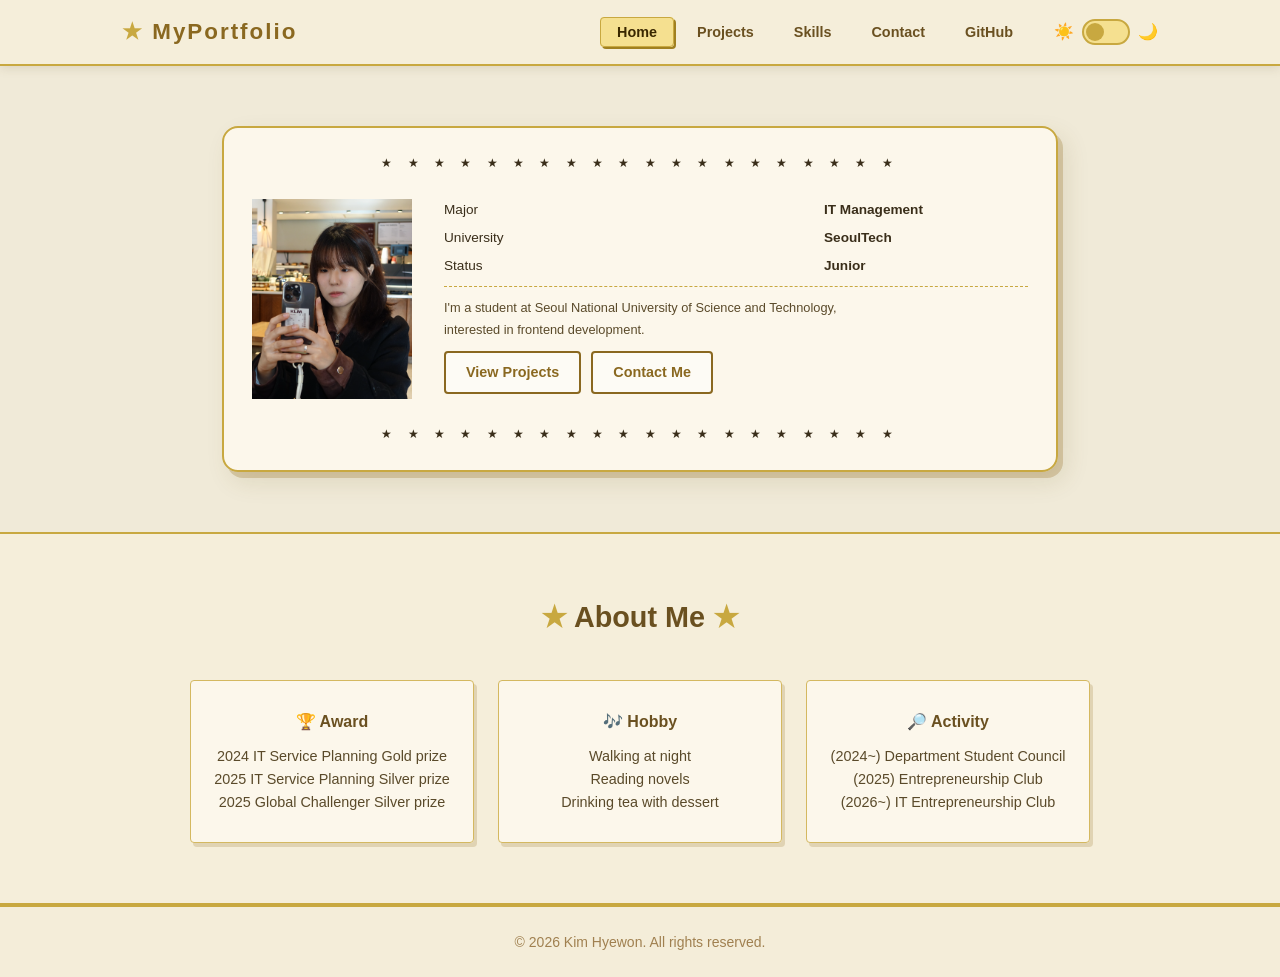
<file: index.html>
<!DOCTYPE html>
<html lang="en">
<head>
    <meta charset="UTF-8">
    <meta name="viewport" content="width=device-width, initial-scale=1.0">
    <title>Kim Hyewon | Portfolio</title>
    <link rel="stylesheet" href="style.css">
</head>
<body>

    <header>
        <nav class="navbar">
            <p class="logo">MyPortfolio</p>
            
            <ul class="nav-links">
                <li><a href="index.html" class="active">Home</a></li>
                <li><a href="projects.html">Projects</a></li>
                <li><a href="skills.html">Skills</a></li>
                <li><a href="contact.html">Contact</a></li>
                <li><a href="github.html">GitHub</a></li>
            </ul>

            <div class="theme-switch">
                <span class="theme-label">☀️</span>
                <label class="switch">
                    <input type="checkbox" id="theme-toggle">
                    <span class="slider"></span>
                </label>
                <span class="theme-label">🌙</span>
            </div>
        </nav>
    </header>

    <main>

        <section class="hero">
            <div class="license-card">

                <div class="star-border">
                    ★ ★ ★ ★ ★ ★ ★ ★ ★ ★ ★ ★ ★ ★ ★ ★ ★ ★ ★ ★
                </div>

                <div class="license-body">

                    <div class="license-left">
                        <div class="avatar">
                            <img src="me.png" alt="Kim Hyewon">
                        </div>
                    </div>

                    <div class="license-right">
                        <ul class="license-fields">
                            <li>
                                <span class="field-label">Major</span>
                                <span class="field-value">IT Management</span>
                            </li>
                            <li>
                                <span class="field-label">University</span>
                                <span class="field-value">SeoulTech</span>
                            </li>
                            <li>
                                <span class="field-label">Status</span>
                                <span class="field-value">Junior</span>
                            </li>
                        </ul>

                        <p class="license-desc">
                            I'm a student at Seoul National University of Science and Technology,<br>
                            interested in frontend development.
                        </p>

                        <div class="license-buttons">
                            <a href="projects.html" class="btn btn-outline">View Projects</a>
                            <a href="contact.html" class="btn btn-outline">Contact Me</a>
                        </div>

                    </div>

                </div>

                <div class="star-border">
                    ★ ★ ★ ★ ★ ★ ★ ★ ★ ★ ★ ★ ★ ★ ★ ★ ★ ★ ★ ★
                </div>

            </div>
        </section>

        <section class="about">
            <h2>About Me</h2>
            <div class="about-cards">
                <article class="card paper-card">
                    <h3>🏆 Award</h3>
                    <p>2024 IT Service Planning Gold prize<br>2025 IT Service Planning Silver prize<br>2025 Global Challenger Silver prize</p>
                </article>
                <article class="card paper-card">
                    <h3>🎶 Hobby</h3>
                    <p>Walking at night<br>Reading novels<br>Drinking tea with dessert</p>
                </article>
                <article class="card paper-card">
                    <h3>🔎 Activity</h3>
                    <p>(2024~) Department Student Council<br>(2025) Entrepreneurship Club<br>(2026~) IT Entrepreneurship Club</p>
                </article>
            </div>
        </section>

    </main>

    <footer>
        <p>&copy; 2026 Kim Hyewon. All rights reserved.</p>
    </footer>
    <script src="script.js"></script>
</body>
</html>
</file>
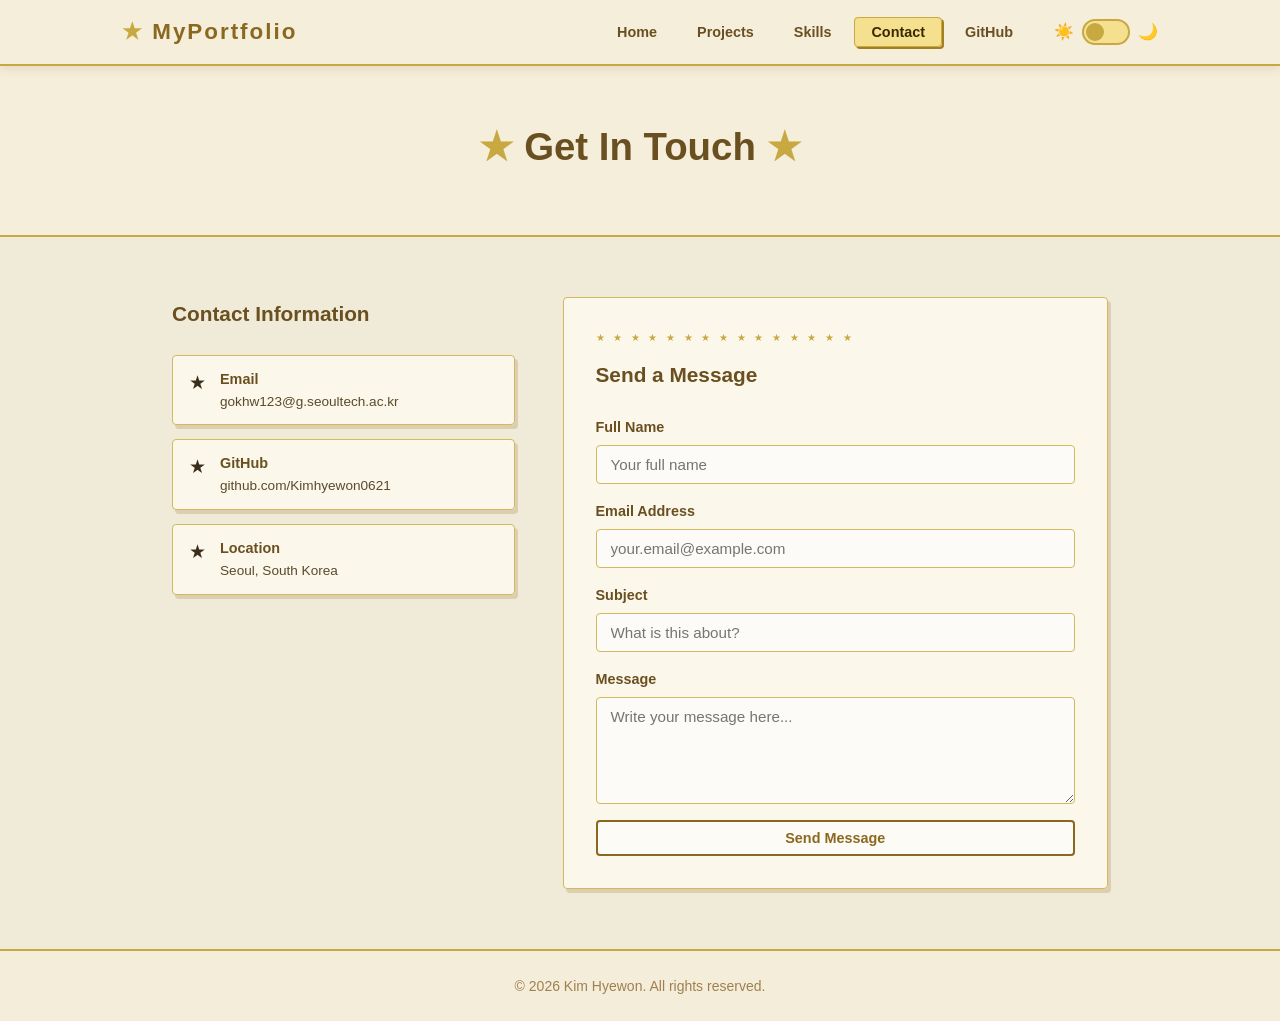
<file: contact.html>
<!DOCTYPE html>
<html lang="en">

<head>
    <meta charset="UTF-8">
    <meta name="viewport" content="width=device-width, initial-scale=1.0">
    <title>Contact | Portfolio</title>
    <link rel="stylesheet" href="style.css">
</head>

<body>

    <header>
        <nav class="navbar">
            <p class="logo">MyPortfolio</p>
            
            <ul class="nav-links">
                <li><a href="index.html">Home</a></li>
                <li><a href="projects.html">Projects</a></li>
                <li><a href="skills.html">Skills</a></li>
                <li><a href="contact.html" class="active">Contact</a></li>
                <li><a href="github.html">GitHub</a></li>
            </ul>

            <div class="theme-switch">
                <span class="theme-label">☀️</span>
                <label class="switch">
                    <input type="checkbox" id="theme-toggle">
                    <span class="slider"></span>
                </label>
                <span class="theme-label">🌙</span>
            </div>
        </nav>
    </header>

    <main>

        <section class="page-header">
            <h1>Get In Touch</h1>
        </section>

        <section class="contact">

            <div class="contact-info">
                <h2>Contact Information</h2>
                <ul class="info-list">
                    <li class="paper-card">
                        <span>★</span>
                        <div>
                            <strong>Email</strong>
                            <p>gokhw123@g.seoultech.ac.kr</p>
                        </div>
                    </li>
                    <li class="paper-card">
                        <span>★</span>
                        <div>
                            <strong>GitHub</strong>
                            <p>github.com/Kimhyewon0621</p>
                        </div>
                    </li>
                    <li class="paper-card">
                        <span>★</span>
                        <div>
                            <strong>Location</strong>
                            <p>Seoul, South Korea</p>
                        </div>
                    </li>
                </ul>
            </div>

            <div class="contact-form-wrapper paper-card">
                <h2>Send a Message</h2>
                <form class="contact-form">

                    <div class="form-group">
                        <label for="name">Full Name</label>
                        <input type="text" id="name" name="name" placeholder="Your full name">
                    </div>

                    <div class="form-group">
                        <label for="email">Email Address</label>
                        <input type="text" id="email" name="email" placeholder="your.email@example.com">
                    </div>

                    <div class="form-group">
                        <label for="subject">Subject</label>
                        <input type="text" id="subject" name="subject" placeholder="What is this about?">
                    </div>

                    <div class="form-group">
                        <label for="message">Message</label>
                        <textarea id="message" name="message" rows="5"
                            placeholder="Write your message here..."></textarea>
                    </div>

                    <input type="submit" value="Send Message" class="btn btn-outline">

                </form>
            </div>

        </section>

    </main>

    <footer>
        <p>&copy; 2026 Kim Hyewon. All rights reserved.</p>
    </footer>
    <script src="script.js"></script>
</body>

</html>
</file>
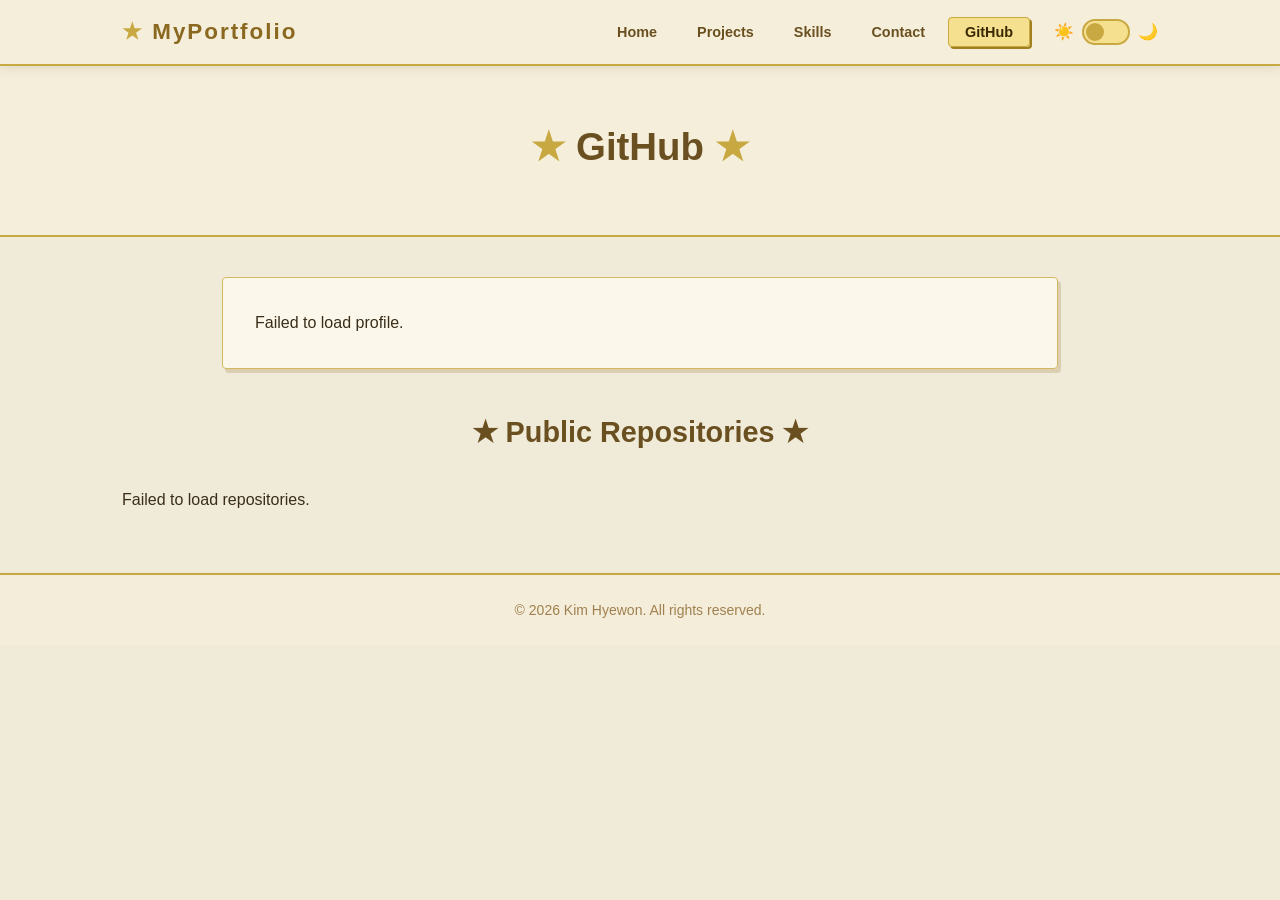
<file: github.html>
<!DOCTYPE html>
<html lang="en">
<head>
    <meta charset="UTF-8">
    <meta name="viewport" content="width=device-width, initial-scale=1.0">
    <title>GitHub | Portfolio</title>
    <link rel="stylesheet" href="style.css">
</head>
<body>

    <header>
        <nav class="navbar">
            <p class="logo">MyPortfolio</p>
            <ul class="nav-links">
                <li><a href="index.html">Home</a></li>
                <li><a href="projects.html">Projects</a></li>
                <li><a href="skills.html">Skills</a></li>
                <li><a href="contact.html">Contact</a></li>
                <li><a href="github.html" class="active">GitHub</a></li>
            </ul>
            <div class="theme-switch">
                <span class="theme-label">☀️</span>
                <label class="switch">
                    <input type="checkbox" id="theme-toggle">
                    <span class="slider"></span>
                </label>
                <span class="theme-label">🌙</span>
            </div>
        </nav>
    </header>

    <main>

        <section class="page-header">
            <h1>GitHub</h1>
        </section>

        <section class="github-profile">
            <div id="profile-card" class="paper-card profile-card">
                <p>Loading profile...</p>
            </div>
        </section>

        <section class="github-repos">
            <h2 class="repos-title">★ Public Repositories ★</h2>
            <div id="repo-list" class="repo-grid">
                <p>Loading repositories...</p>
            </div>
        </section>

    </main>

    <footer>
        <p>&copy; 2026 Kim Hyewon. All rights reserved.</p>
    </footer>

    <script src="script.js"></script>
</body>
</html>
</file>
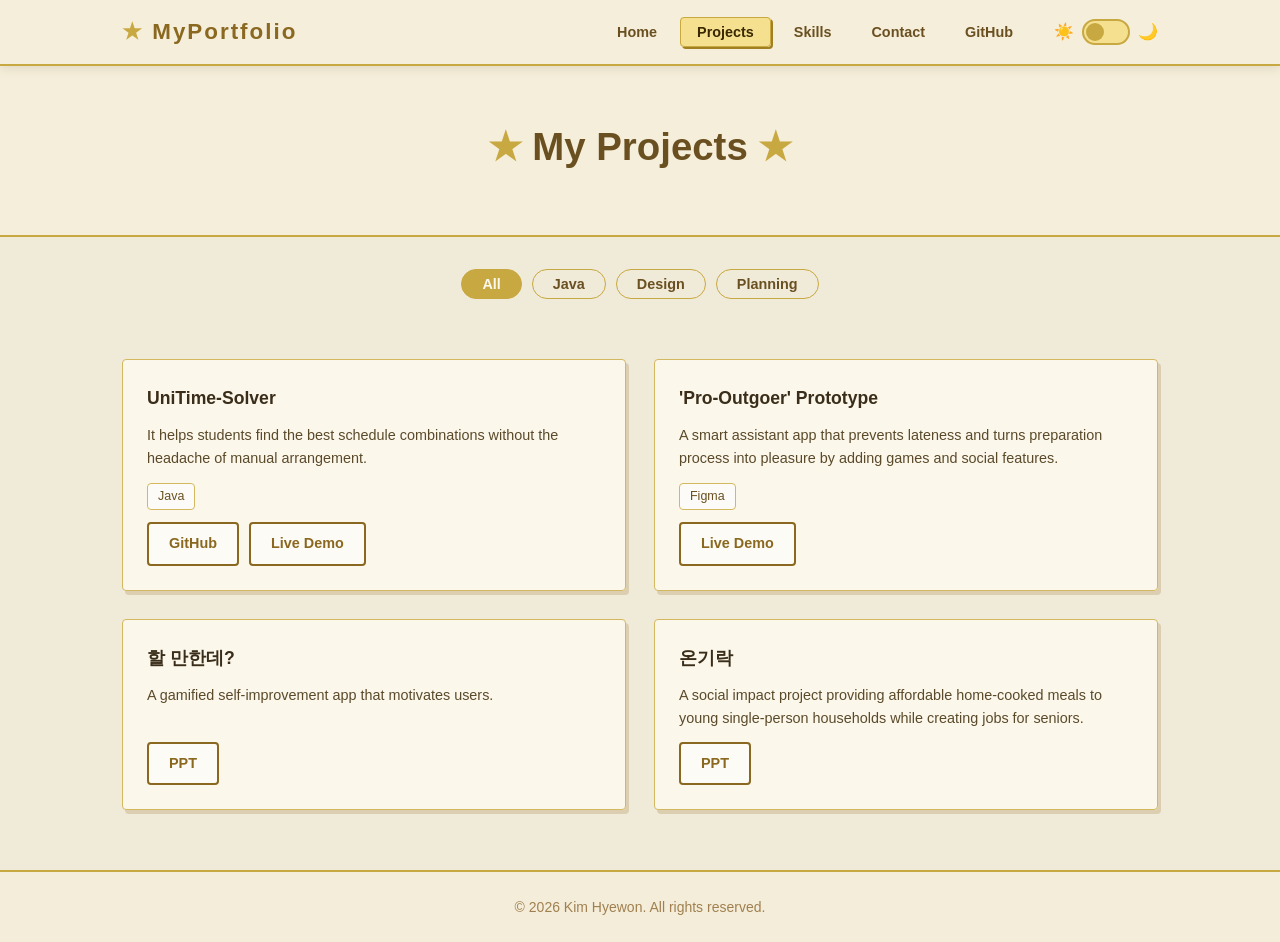
<file: projects.html>
<!DOCTYPE html>
<html lang="en">

<head>
    <meta charset="UTF-8">
    <meta name="viewport" content="width=device-width, initial-scale=1.0">
    <title>Projects | Portfolio</title>
    <link rel="stylesheet" href="style.css">
</head>

<body>

    <header>
        <nav class="navbar">
            <p class="logo">MyPortfolio</p>

            <ul class="nav-links">
                <li><a href="index.html">Home</a></li>
                <li><a href="projects.html" class="active">Projects</a></li>
                <li><a href="skills.html">Skills</a></li>
                <li><a href="contact.html">Contact</a></li>
                <li><a href="github.html">GitHub</a></li>
            </ul>

            <div class="theme-switch">
                <span class="theme-label">☀️</span>
                <label class="switch">
                    <input type="checkbox" id="theme-toggle">
                    <span class="slider"></span>
                </label>
                <span class="theme-label">🌙</span>
            </div>
        </nav>
    </header>

    <main>

        <section class="page-header">
            <h1>My Projects</h1>
        </section>
        <div class="filter-buttons">
            <button class="filter-btn active" data-filter="all">All</button>
            <button class="filter-btn" data-filter="java">Java</button>
            <button class="filter-btn" data-filter="design">Design</button>
            <button class="filter-btn" data-filter="planning">Planning</button>
        </div>
        <section class="projects">

            <article class="project-card paper-card" data-category="java">
                <h3>UniTime-Solver</h3>
                <p>It helps students find the best schedule combinations without the headache of manual arrangement.</p>
                <ul class="tech-list">
                    <li>Java</li>
                </ul>
                <div class="project-links">
                    <a href="https://github.com/Kimhyewon0621/UniTime-Solver" class="btn btn-outline">GitHub</a>
                    <a href="https://www.youtube.com/watch?v=aZ9xTrH_09s" class="btn btn-outline">Live Demo</a>
                </div>
            </article>

            <article class="project-card paper-card" data-category="design">
                <h3>'Pro-Outgoer' Prototype</h3>
                <p>A smart assistant app that prevents lateness and turns preparation process into pleasure by adding
                    games and social features.</p>
                <ul class="tech-list">
                    <li>Figma</li>
                </ul>
                <div class="project-links">
                    <a href="https://youtube.com/shorts/13QsXPn3laI" class="btn btn-outline">Live Demo</a>
                </div>
            </article>

            <article class="project-card paper-card" data-category="planning">
                <h3>할 만한데?</h3>
                <p>A gamified self-improvement app that motivates users.</p>
                <div class="project-links">
                    <a href="비즈니스_초안.pdf" class="btn btn-outline">PPT</a>
                </div>

            </article>

            <article class="project-card paper-card" data-category="planning">
                <h3>온기락</h3>
                <p>A social impact project providing affordable home-cooked meals to young single-person households
                    while creating jobs for seniors.</p>
                <div class="project-links">
                    <a href="온기락.pdf" class="btn btn-outline">PPT</a>
                </div>
            </article>

        </section>

    </main>

    <footer>
        <p>&copy; 2026 Kim Hyewon. All rights reserved.</p>
    </footer>
    <script src="script.js"></script>
</body>

</html>
</file>
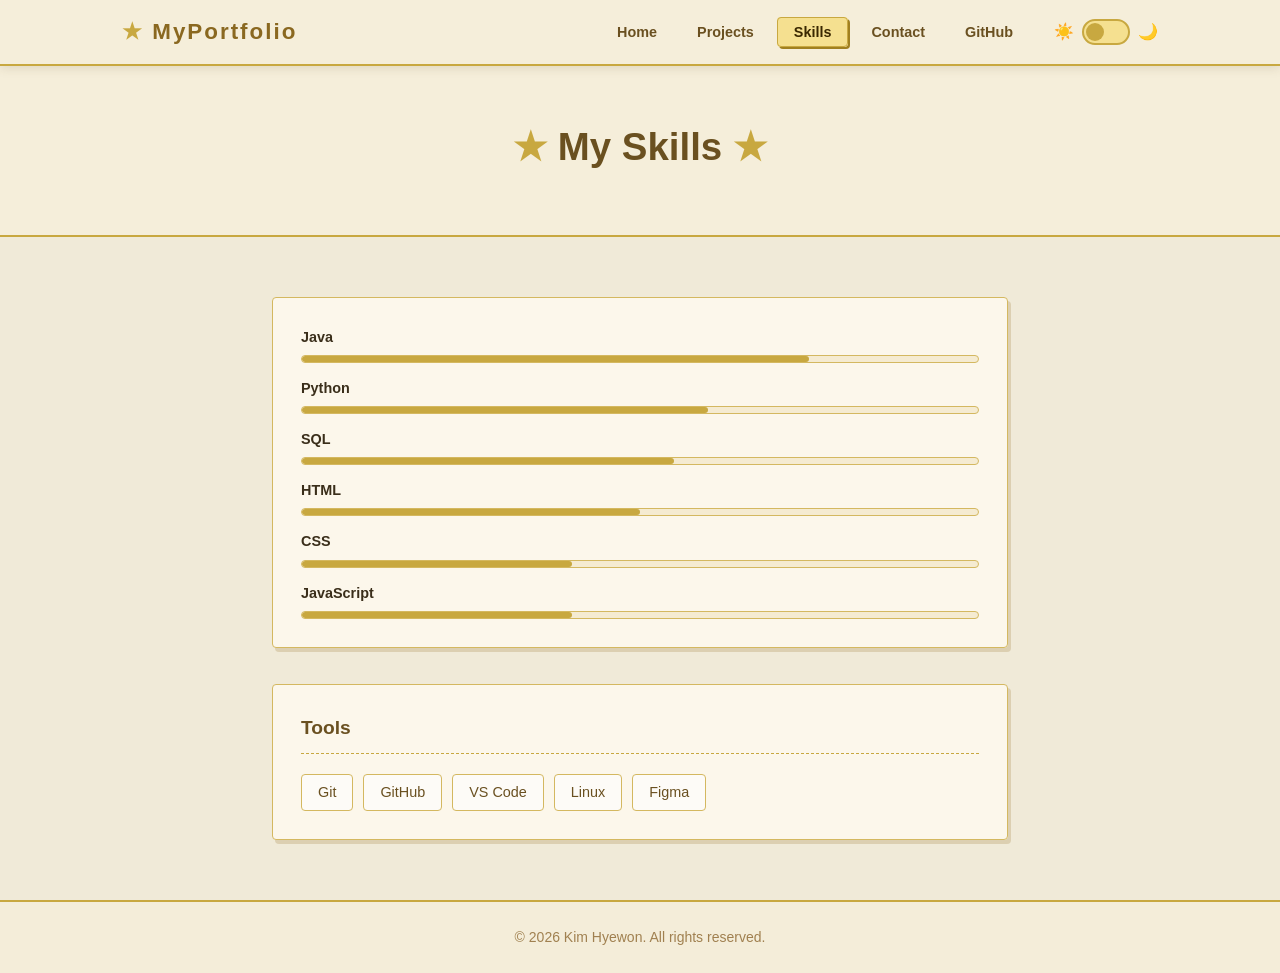
<file: skills.html>
<!DOCTYPE html>
<html lang="en">

<head>
    <meta charset="UTF-8">
    <meta name="viewport" content="width=device-width, initial-scale=1.0">
    <title>Skills | Portfolio</title>
    <link rel="stylesheet" href="style.css">
</head>

<body>

    <header>
        <nav class="navbar">
            <p class="logo">MyPortfolio</p>
            
            <ul class="nav-links">
                <li><a href="index.html">Home</a></li>
                <li><a href="projects.html">Projects</a></li>
                <li><a href="skills.html" class="active">Skills</a></li>
                <li><a href="contact.html">Contact</a></li>
                <li><a href="github.html">GitHub</a></li>
            </ul>

            <div class="theme-switch">
                <span class="theme-label">☀️</span>
                <label class="switch">
                    <input type="checkbox" id="theme-toggle">
                    <span class="slider"></span>
                </label>
                <span class="theme-label">🌙</span>
            </div>
        </nav>
    </header>

    <main>

        <section class="page-header">
            <h1>My Skills</h1>
        </section>

        <section class="skills">

            <article class="skill-group paper-card">
                <ul class="skill-list">
                    <li>
                        <div class="skill-label">
                            <span>Java</span>
                        </div>
                        <div class="skill-bar">
                            <div class="skill-fill" style="width: 75%;"></div>
                        </div>
                    </li>
                    <li>
                        <div class="skill-label">
                            <span>Python</span>
                        </div>
                        <div class="skill-bar">
                            <div class="skill-fill" style="width: 60%;"></div>
                        </div>
                    </li>
                    <li>
                        <div class="skill-label">
                            <span>SQL</span>
                        </div>
                        <div class="skill-bar">
                            <div class="skill-fill" style="width: 55%;"></div>
                        </div>
                    </li>
                    <li>
                        <div class="skill-label">
                            <span>HTML</span>
                        </div>
                        <div class="skill-bar">
                            <div class="skill-fill" style="width: 50%;"></div>
                        </div>
                    </li>
                    <li>
                        <div class="skill-label">
                            <span>CSS</span>
                        </div>
                        <div class="skill-bar">
                            <div class="skill-fill" style="width: 40%;"></div>
                        </div>
                    </li>
                    <li>
                        <div class="skill-label">
                            <span>JavaScript</span>
                        </div>
                        <div class="skill-bar">
                            <div class="skill-fill" style="width: 40%;"></div>
                        </div>
                    </li>
                </ul>
            </article>

            <article class="skill-group paper-card">
                <h2>Tools</h2>
                <ul class="tools-grid">
                    <li>Git</li>
                    <li>GitHub</li>
                    <li>VS Code</li>
                    <li>Linux</li>
                    <li>Figma</li>
                </ul>
            </article>

        </section>

    </main>
    
    <footer>
        <p>&copy; 2026 Kim Hyewon. All rights reserved.</p>
    </footer>
    <script src="script.js"></script>

</body>

</html>
</file>
<file: style.css>
/* Base */
* {
    margin: 0;
    padding: 0;
    box-sizing: border-box;
}

body {
    font-family: Arial, sans-serif;
    background-color: #f0ead8;
    color: #3a2e1a;
    line-height: 1.6;
    min-height: 100vh;
}

a {
    text-decoration: none;
    color: inherit;
}

/* Navigation bar */
header {
    background: #f5eeda;
    border-bottom: 2px solid #c8a840;
    position: sticky;
    top: 0;
    z-index: 100;
    box-shadow: 0 2px 10px #64502826;
}

.navbar {
    display: flex;
    justify-content: space-between;
    align-items: center;
    padding: 14px 32px;
    max-width: 1100px;
    margin: 0 auto;
}
.nav-links {
    display: flex;
    list-style: none;
    gap: 6px;
    flex: 1;
    justify-content: flex-end;
    margin-right: 24px;
}

.logo {
    font-size: 1.4rem;
    font-weight: bold;
    color: #8a6820;
    letter-spacing: 2px;
}

.logo::before {
    content: '★ ';
    color: #c8a840;
}

.nav-links {
    display: flex;
    list-style: none;
    gap: 6px;
}

.nav-links a {
    padding: 6px 16px;
    border-radius: 4px;
    color: #6a5020;
    font-weight: bold;
    font-size: 0.9rem;
    border: 1px solid transparent;
}

.nav-links a:hover,
.nav-links a.active {
    background: #f5e090;
    color: #3a2800;
    border-color: #c8a840;
    box-shadow: 2px 2px 0 #a08020;
}

/* Button */
.btn {
    display: inline-block;
    padding: 8px 20px;
    border-radius: 4px;
    font-weight: bold;
    font-size: 0.9rem;
    border: 2px solid transparent;
}

.btn-outline {
    border: 2px solid #8a6820;
    color: #8a6820;
    background: #ffffff80;
}

.btn-outline:hover {
    background: #8a6820;
    color: #fdf8ec;
}

/* Card */
.paper-card {
    background: rgba(253, 248, 236, 0.95);
    border: 1px solid #d4b860;
    border-radius: 4px;
    box-shadow: 3px 4px 0 rgba(140, 100, 20, 0.2);
}

/* License Card */
.hero {
    padding: 60px 32px;
    max-width: 900px;
    margin: 0 auto;
}

.license-card {
    background: #fdf8ecf2;
    border: 2px solid #c8a840;
    border-radius: 16px;
    padding: 20px 28px;
    box-shadow: 5px 6px 0 #8c641440, 8px 10px 24px #6450141f;
}

.star-border {
    text-align: center;
    font-size: 0.75rem;
    color: #3a2e1a;
    letter-spacing: 6px;
    padding: 6px 0;
    overflow: hidden;
}

.license-body {
    display: flex;
    gap: 32px;
    align-items: flex-start;
    padding: 20px 0;
}

.license-left { flex-shrink: 0; }

.license-right {
    flex: 1;
    display: flex;
    flex-direction: column;
    gap: 10px;
}

.avatar {
    width: 160px;
    height: 200px;
    border-radius: 4px;
}

.avatar img {
    width: 100%;
    height: 100%;
    object-fit: cover;
}

.license-fields {
    list-style: none;
    display: flex;
    flex-direction: column;
    gap: 6px;
}

.license-fields li {
    display: flex;
    align-items: baseline;
    font-size: 0.88rem;
    gap: 300px;
}

.field-label {
    color: #3a2e1a;
    font-size: 0.85rem;
    width: 80px;
    flex-shrink: 0;
}

.field-value {
    color: #3a2e1a;
    font-weight: bold;
    font-size: 0.85rem;
}

.license-desc {
    font-size: 0.8rem;
    color: #5a4a2a;
    line-height: 1.7;
    border-top: 1px dashed #c8a840;
    padding-top: 10px;
}

.license-buttons {
    display: flex;
    gap: 10px;
    flex-wrap: wrap;
}

/* About */
.about {
    background: #f5eeda;
    padding: 60px 32px;
    border-top: 2px solid #c8a840;
    border-bottom: 2px solid #c8a840;
}

.about h2 {
    text-align: center;
    font-size: 1.8rem;
    margin-bottom: 40px;
    color: #6a5020;
}

.about h2::before { content: '★ '; color: #c8a840; }
.about h2::after  { content: ' ★'; color: #c8a840; }

.about-cards {
    display: flex;
    justify-content: center;
    gap: 24px;
    flex-wrap: wrap;
    max-width: 900px;
    margin: 0 auto;
}

.card {
    padding: 28px 22px;
    text-align: center;
    flex: 1;
    min-width: 180px;
}

.card h3 { font-size: 1rem; color: #6a5020; margin-bottom: 10px; font-weight: bold; }
.card p  { color: #5a4a2a; font-size: 0.9rem; }

/* Page header */
.page-header {
    background: #f5eeda;
    border-bottom: 2px solid #c8a840;
    text-align: center;
    padding: 50px 32px;
}

.page-header h1 { font-size: 2.4rem; color: #6a5020; margin-bottom: 8px; }
.page-header h1::before { content: '★ '; color: #c8a840; }
.page-header h1::after  { content: ' ★'; color: #c8a840; }

/* Projects */
.projects {
    display: grid;
    grid-template-columns: repeat(2, 1fr);
    gap: 28px;
    padding: 60px 32px;
    max-width: 1100px;
    margin: 0 auto;
}

.project-card {
    padding: 24px;
    display: flex;
    flex-direction: column;
    gap: 12px;
}

.project-card h3 { font-size: 1.1rem; color: #3a2e1a; }
.project-card > p { color: #5a4a2a; font-size: 0.9rem; flex: 1; }

.tech-list { display: flex; flex-wrap: wrap; gap: 6px; list-style: none; }
.tech-list li {
    background: rgba(255, 255, 255, 0.6);
    border: 1px solid #d4b860;
    font-size: 0.78rem;
    padding: 3px 10px;
    border-radius: 4px;
    color: #6a5020;
}

.project-links { display: flex; gap: 10px; }

/* Skills */
.skills {
    max-width: 800px;
    margin: 0 auto;
    padding: 60px 32px;
    display: flex;
    flex-direction: column;
    gap: 36px;
}

.skill-group { padding: 28px; }

.skill-group h2 {
    font-size: 1.2rem;
    color: #6a5020;
    border-bottom: 1px dashed #c8a840;
    padding-bottom: 10px;
    margin-bottom: 20px;
}

.skill-list { list-style: none; display: flex; flex-direction: column; gap: 14px; }

.skill-label {
    font-size: 0.9rem;
    font-weight: bold;
    color: #3a2e1a;
    margin-bottom: 6px;
}

.skill-bar {
    height: 8px;
    background: rgba(200, 168, 64, 0.15);
    border-radius: 999px;
    overflow: hidden;
    border: 1px solid #d4b860;
}

.skill-fill {
    height: 100%;
    background: #c8a840;
    border-radius: 999px;
}

.tools-grid { list-style: none; display: flex; flex-wrap: wrap; gap: 10px; }
.tools-grid li {
    background: rgba(255, 255, 255, 0.6);
    border: 1px solid #d4b860;
    padding: 6px 16px;
    border-radius: 4px;
    font-size: 0.9rem;
    color: #6a5020;
}

/* Contact */
.contact {
    display: flex;
    gap: 48px;
    padding: 60px 32px;
    max-width: 1000px;
    margin: 0 auto;
    align-items: flex-start;
}

.contact-info { flex: 1; }

.contact-info h2,
.contact-form-wrapper h2 { font-size: 1.3rem; color: #6a5020; margin-bottom: 24px; }

.info-list { list-style: none; display: flex; flex-direction: column; gap: 14px; }

.info-list li {
    display: flex;
    align-items: flex-start;
    gap: 14px;
    font-size: 1.2rem;
    padding: 12px 16px;
}

.info-list strong { display: block; font-size: 0.9rem; color: #6a5020; }
.info-list p { color: #5a4a2a; font-size: 0.85rem; margin: 0; }

.contact-form-wrapper {
    flex: 1.4;
    padding: 32px;
    position: relative;
}

.contact-form-wrapper::before {
    content: '★ ★ ★ ★ ★ ★ ★ ★ ★ ★ ★ ★ ★ ★ ★';
    display: block;
    font-size: 0.6rem;
    color: #c8a840;
    letter-spacing: 3px;
    margin-bottom: 16px;
    overflow: hidden;
    height: 12px;
}

.contact-form { display: flex; flex-direction: column; gap: 16px; }
.form-group   { display: flex; flex-direction: column; gap: 6px; }

.form-group label { font-weight: bold; font-size: 0.9rem; color: #6a5020; }

.form-group input,
.form-group textarea {
    padding: 10px 14px;
    border: 1px solid #d4b860;
    border-radius: 4px;
    font-size: 0.95rem;
    font-family: Arial, sans-serif;
    background: rgba(255, 255, 255, 0.6);
    color: #3a2e1a;
}

.form-group input:focus,
.form-group textarea:focus {
    outline: none;
    border-color: #c8a840;
    box-shadow: 0 0 8px rgba(200, 168, 64, 0.35);
}

.form-group textarea { resize: vertical; }

/* Footer */
footer {
    text-align: center;
    padding: 24px;
    background: rgba(245, 238, 218, 0.9);
    border-top: 2px solid #c8a840;
    color: #a08050;
    font-size: 0.875rem;
}

/* Tablet (481px–768px) */
@media (max-width: 768px) {
    .about-cards { flex-direction: column; align-items: center; }
    .projects { grid-template-columns: 1fr; padding: 40px 20px; }
    .contact { flex-direction: column; padding: 40px 20px; }
    .navbar { padding: 14px 20px; }
    .hero { padding: 40px 20px; }
}

/* Small phones (0–480px) */
@media (max-width: 480px) {
    .navbar { flex-direction: column; gap: 10px; padding: 14px 16px; }
    .nav-links { flex-wrap: wrap; justify-content: center; }
    .hero { padding: 28px 14px; }
    .avatar { width: 110px; height: 140px; }
    .page-header { padding: 36px 16px; }
    .page-header h1 { font-size: 1.7rem; }
    .skills, .contact { padding: 28px 14px; }
    .contact-form-wrapper { padding: 18px 14px; }
}

/* Dark Theme */
body.dark-theme {
    background-color: #1a1a2e;
    color: #e0d5c5;
}

body.dark-theme header {
    background: #16213e;
    border-bottom-color: #c8a840;
}

body.dark-theme .license-card,
body.dark-theme .paper-card {
    background: rgba(30, 30, 50, 0.95);
    border-color: #c8a840;
    color: #e0d5c5;
}

body.dark-theme .about {
    background: #16213e;
}

body.dark-theme .page-header {
    background: #16213e;
}

body.dark-theme .page-header h1 {
    color: #e0d5c5;
}

body.dark-theme footer {
    background: #16213e;
    color: #c8a840;
}

/* 네비게이션 */
body.dark-theme .nav-links a {
    color: #c8a840;
}

body.dark-theme .nav-links a:hover,
body.dark-theme .nav-links a.active {
    background: #2a2a4a;
    color: #f5e090;
    border-color: #c8a840;
}

body.dark-theme .logo {
    color: #c8a840;
}

/* 별 */
body.dark-theme .star-border {
    color: #c8a840;
}

/* 카드 글자 */
body.dark-theme .card h3,
body.dark-theme .card p,
body.dark-theme .project-card h3,
body.dark-theme .project-card > p,
body.dark-theme .field-label,
body.dark-theme .field-value,
body.dark-theme .license-desc,
body.dark-theme .info-list strong,
body.dark-theme .info-list p,
body.dark-theme .skill-label,
body.dark-theme .tech-list li,
body.dark-theme .tools-grid li {
    color: #e0d5c5;
}

body.dark-theme .tech-list li {
    background: #2a2a4a;
    border-color: #c8a840;
    color: #c8a840;
}
/* 버튼 */
body.dark-theme .btn-outline {
    border-color: #c8a840;
    color: #c8a840;
    background: transparent;
}

body.dark-theme .btn-outline:hover {
    background: #c8a840;
    color: #1a1a2e;
}

/* 폼 */
body.dark-theme .form-group label {
    color: #c8a840;
}

body.dark-theme .form-group input,
body.dark-theme .form-group textarea {
    background: #2a2a4a;
    border-color: #c8a840;
    color: #e0d5c5;
}

body.dark-theme .form-group input:focus,
body.dark-theme .form-group textarea:focus {
    border-color: #f5e090;
    box-shadow: 0 0 8px rgba(245, 224, 144, 0.3);
}

/* contact h2 */
body.dark-theme .contact-info h2,
body.dark-theme .contact-form-wrapper h2 {
    color: #c8a840;
}

/* skill h2*/
body.dark-theme .skill-group h2 {
    color: #c8a840;
}

/* about h2 */
body.dark-theme .about h2 {
    color: #c8a840;
}

/* skill bar */
body.dark-theme .skill-bar {
    background: rgba(200, 168, 64, 0.1);
    border-color: #c8a840;
}

/* tools */
body.dark-theme .tools-grid li {
    background: #2a2a4a;
    border-color: #c8a840;
}

body.dark-theme .tools-grid li:hover {
    background: #c8a840;
    color: #1a1a2e;
}

/* Theme Switch */
.theme-switch {
    display: flex;
    align-items: center;
    gap: 8px;
}

.theme-label {
    font-size: 1rem;
}

.switch {
    position: relative;
    display: inline-block;
    width: 48px;
    height: 26px;
}

.switch input { opacity: 0; width: 0; height: 0; }

.slider {
    position: absolute;
    top: 0; left: 0; right: 0; bottom: 0;
    background: #f5e090;
    border: 2px solid #c8a840;
    border-radius: 999px;
    cursor: pointer;
    transition: 0.3s;
}

.slider::before {
    content: '';
    position: absolute;
    width: 18px;
    height: 18px;
    left: 2px;
    top: 2px;
    background: #c8a840;
    border-radius: 50%;
    transition: 0.3s;
}

input:checked + .slider {
    background: #2a2a4a;
    border-color: #c8a840;
}

input:checked + .slider::before {
    transform: translateX(22px);
    background: #f5e090;
}

/* Filter Buttons */
.filter-buttons {
    display: flex;
    gap: 10px;
    justify-content: center;
    padding: 32px 32px 0;
    flex-wrap: wrap;
}

.filter-btn {
    padding: 6px 20px;
    border-radius: 999px;
    border: 1px solid #c8a840;
    background: transparent;
    color: #6a5020;
    font-weight: bold;
    font-size: 0.9rem;
    cursor: pointer;
}

.filter-btn:hover,
.filter-btn.active {
    background: #c8a840;
    color: #fdf8ec;
}

/* Dark theme filter buttons */
body.dark-theme .filter-btn {
    border-color: #c8a840;
    color: #c8a840;
}

body.dark-theme .filter-btn:hover,
body.dark-theme .filter-btn.active {
    background: #c8a840;
    color: #1a1a2e;
}

/* GitHub Profile */
.github-profile {
    max-width: 900px;
    margin: 40px auto;
    padding: 0 32px;
}

.profile-card {
    display: flex;
    gap: 32px;
    padding: 32px;
    align-items: center;
}

.github-avatar {
    width: 120px;
    height: 120px;
    border-radius: 50%;
    border: 3px solid #c8a840;
}

.profile-info {
    display: flex;
    flex-direction: column;
    gap: 10px;
}

.profile-info h2 {
    font-size: 1.6rem;
    color: #6a5020;
}

.github-bio {
    color: #5a4a2a;
    font-size: 0.95rem;
}

.profile-stats {
    display: flex;
    gap: 24px;
}

.stat {
    display: flex;
    flex-direction: column;
    align-items: center;
}

.stat-number {
    font-size: 1.3rem;
    font-weight: bold;
    color: #c8a840;
}

.stat-label {
    font-size: 0.8rem;
    color: #8a6a30;
}

/* Repositories */
.github-repos {
    max-width: 1100px;
    margin: 0 auto;
    padding: 0 32px 60px;
}

.repos-title {
    text-align: center;
    font-size: 1.8rem;
    color: #6a5020;
    margin-bottom: 32px;
}

.repo-grid {
    display: grid;
    grid-template-columns: repeat(2, 1fr);
    gap: 24px;
}

.repo-card {
    padding: 24px;
    display: flex;
    flex-direction: column;
    gap: 10px;
}

.repo-card h3 {
    font-size: 1rem;
    color: #3a2e1a;
}

.repo-card p {
    font-size: 0.9rem;
    color: #5a4a2a;
    flex: 1;
}

.repo-stats {
    display: flex;
    gap: 16px;
    font-size: 0.85rem;
    color: #8a6a30;
}

/* Dark theme GitHub */
body.dark-theme .profile-info h2 {
    color: #e0d5c5;
}

body.dark-theme .github-bio {
    color: #e0d5c5;
}

body.dark-theme .repos-title {
    color: #c8a840;
}

body.dark-theme .repo-card h3 {
    color: #e0d5c5;
}

body.dark-theme .repo-card p {
    color: #e0d5c5;
}

body.dark-theme .repo-stats {
    color: #c8a840;
}

/* Responsive */
@media (max-width: 768px) {
    .profile-card { flex-direction: column; text-align: center; }
    .profile-stats { justify-content: center; }
    .repo-grid { grid-template-columns: 1fr; }
}

@media (max-width: 480px) {
    .github-profile, .github-repos { padding: 0 16px; }
}
</file>
